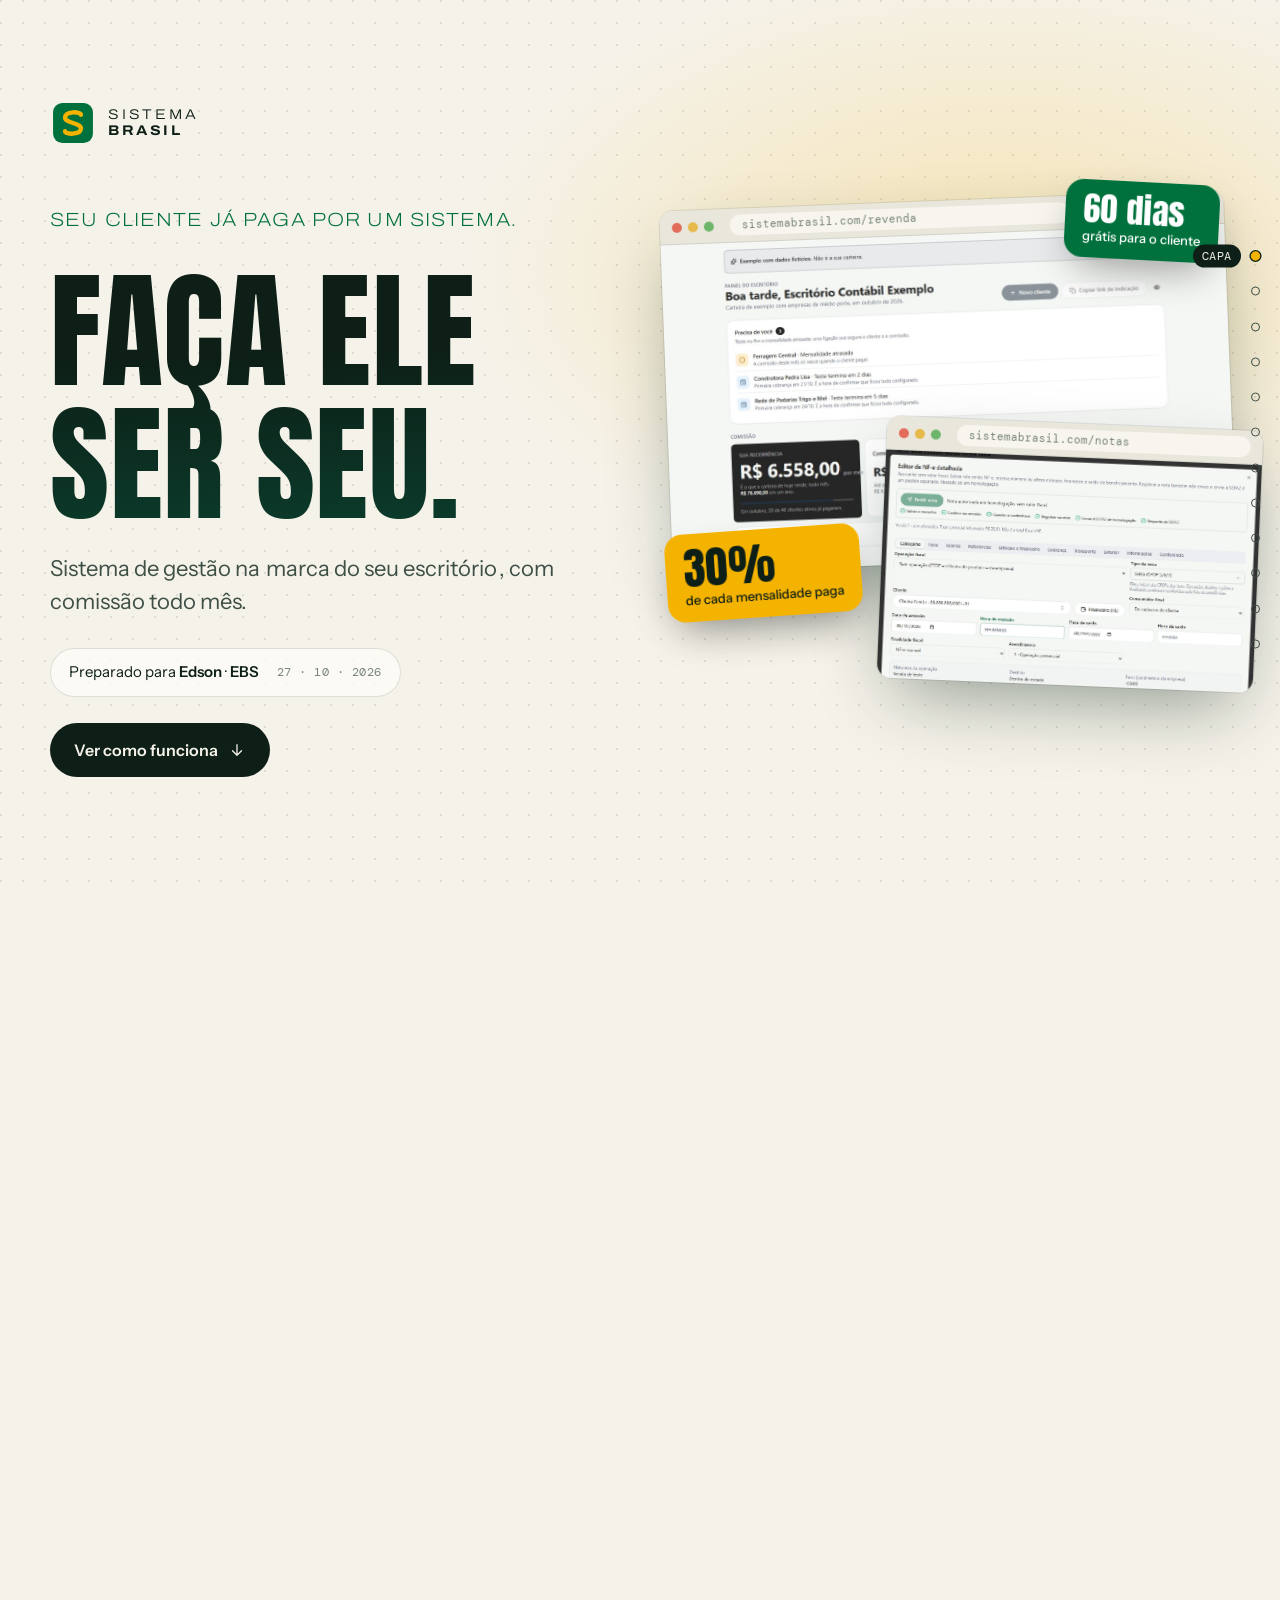
<file: index.html>
<!doctype html><meta charset="utf-8"><meta name="robots" content="noindex"><title>Sistema Brasil para contabilidades</title><meta http-equiv="refresh" content="0; url=apresentacao/?para=Edson&amp;escritorio=EBS"><a href="apresentacao/?para=Edson&amp;escritorio=EBS">Abrir a apresentação</a>
</file>
